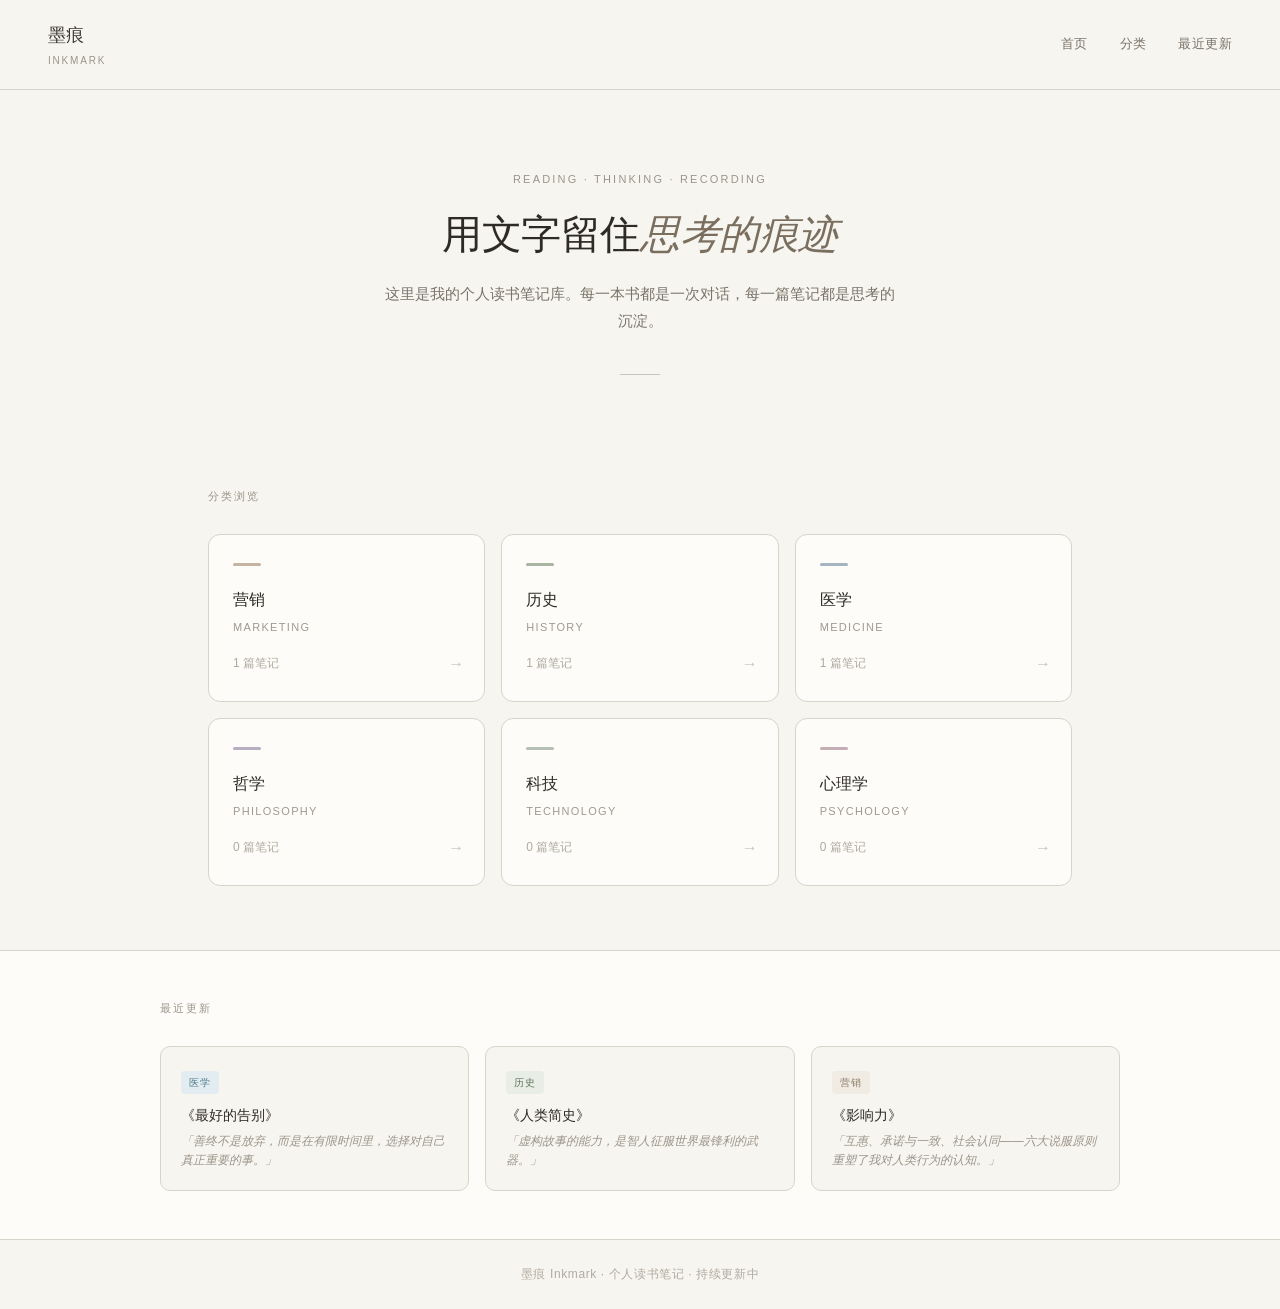
<file: index.html>
<!DOCTYPE html>
<html lang="zh-CN">
<head>
  <meta charset="UTF-8">
  <meta name="viewport" content="width=device-width, initial-scale=1.0">
  <title>墨痕 Inkmark · 个人读书笔记</title>
  <link rel="stylesheet" href="style.css">
</head>
<body>

  <nav class="nav">
    <div class="nav-logo">
      <span class="nav-logo-main">墨痕</span>
      <span class="nav-logo-sub">Inkmark</span>
    </div>
    <div class="nav-links">
      <a href="index.html">首页</a>
      <a href="#categories">分类</a>
      <a href="#recent">最近更新</a>
    </div>
  </nav>

  <section class="hero">
    <p class="eyebrow">Reading · Thinking · Recording</p>
    <h1 class="hero-title">用文字留住<em>思考的痕迹</em></h1>
    <p class="hero-desc">这里是我的个人读书笔记库。每一本书都是一次对话，每一篇笔记都是思考的沉淀。</p>
    <div class="hero-divider"></div>
  </section>

  <section class="categories-section" id="categories">
    <p class="section-label">分类浏览</p>
    <div class="categories-grid">
      <a href="category.html?type=marketing" class="cat-card">
        <div class="cat-card-accent accent-marketing"></div>
        <div class="cat-card-title">营销</div>
        <div class="cat-card-en">Marketing</div>
        <div class="cat-card-count" id="count-marketing">0 篇笔记</div>
        <span class="cat-card-arrow">→</span>
      </a>
      <a href="category.html?type=history" class="cat-card">
        <div class="cat-card-accent accent-history"></div>
        <div class="cat-card-title">历史</div>
        <div class="cat-card-en">History</div>
        <div class="cat-card-count" id="count-history">0 篇笔记</div>
        <span class="cat-card-arrow">→</span>
      </a>
      <a href="category.html?type=medicine" class="cat-card">
        <div class="cat-card-accent accent-medicine"></div>
        <div class="cat-card-title">医学</div>
        <div class="cat-card-en">Medicine</div>
        <div class="cat-card-count" id="count-medicine">0 篇笔记</div>
        <span class="cat-card-arrow">→</span>
      </a>
      <a href="category.html?type=philosophy" class="cat-card">
        <div class="cat-card-accent accent-philosophy"></div>
        <div class="cat-card-title">哲学</div>
        <div class="cat-card-en">Philosophy</div>
        <div class="cat-card-count" id="count-philosophy">0 篇笔记</div>
        <span class="cat-card-arrow">→</span>
      </a>
      <a href="category.html?type=tech" class="cat-card">
        <div class="cat-card-accent accent-tech"></div>
        <div class="cat-card-title">科技</div>
        <div class="cat-card-en">Technology</div>
        <div class="cat-card-count" id="count-tech">0 篇笔记</div>
        <span class="cat-card-arrow">→</span>
      </a>
      <a href="category.html?type=psychology" class="cat-card">
        <div class="cat-card-accent accent-psychology"></div>
        <div class="cat-card-title">心理学</div>
        <div class="cat-card-en">Psychology</div>
        <div class="cat-card-count" id="count-psychology">0 篇笔记</div>
        <span class="cat-card-arrow">→</span>
      </a>
    </div>
  </section>

  <section class="recent-section" id="recent">
    <div class="recent-inner">
      <div class="recent-header">
        <p class="section-label" style="margin-bottom:0;">最近更新</p>
      </div>
      <div class="recent-grid" id="recent-grid">
        <div class="empty-state">还没有读书笔记，快去上传第一篇吧！</div>
      </div>
    </div>
  </section>

  <footer class="footer">
    墨痕 Inkmark · 个人读书笔记 · 持续更新中
  </footer>

  <script src="data.js"></script>
  <script>
    // 统计各分类数量
    const counts = {};
    BOOKS.forEach(book => {
      counts[book.category] = (counts[book.category] || 0) + 1;
    });
    Object.keys(counts).forEach(cat => {
      const el = document.getElementById('count-' + cat);
      if (el) el.textContent = counts[cat] + ' 篇笔记';
    });

    // 最近3本书
    const grid = document.getElementById('recent-grid');
    const recent = BOOKS.slice(-3).reverse();
    if (recent.length > 0) {
      grid.innerHTML = recent.map(book => `
        <a href="report.html?file=${book.file}" class="book-card">
          <span class="book-tag tag-${book.category}">${book.categoryName}</span>
          <div class="book-title">《${book.title}》</div>
          <div class="book-quote">「${book.summary}」</div>
        </a>
      `).join('');
    }
  </script>
</body>
</html>
</file>
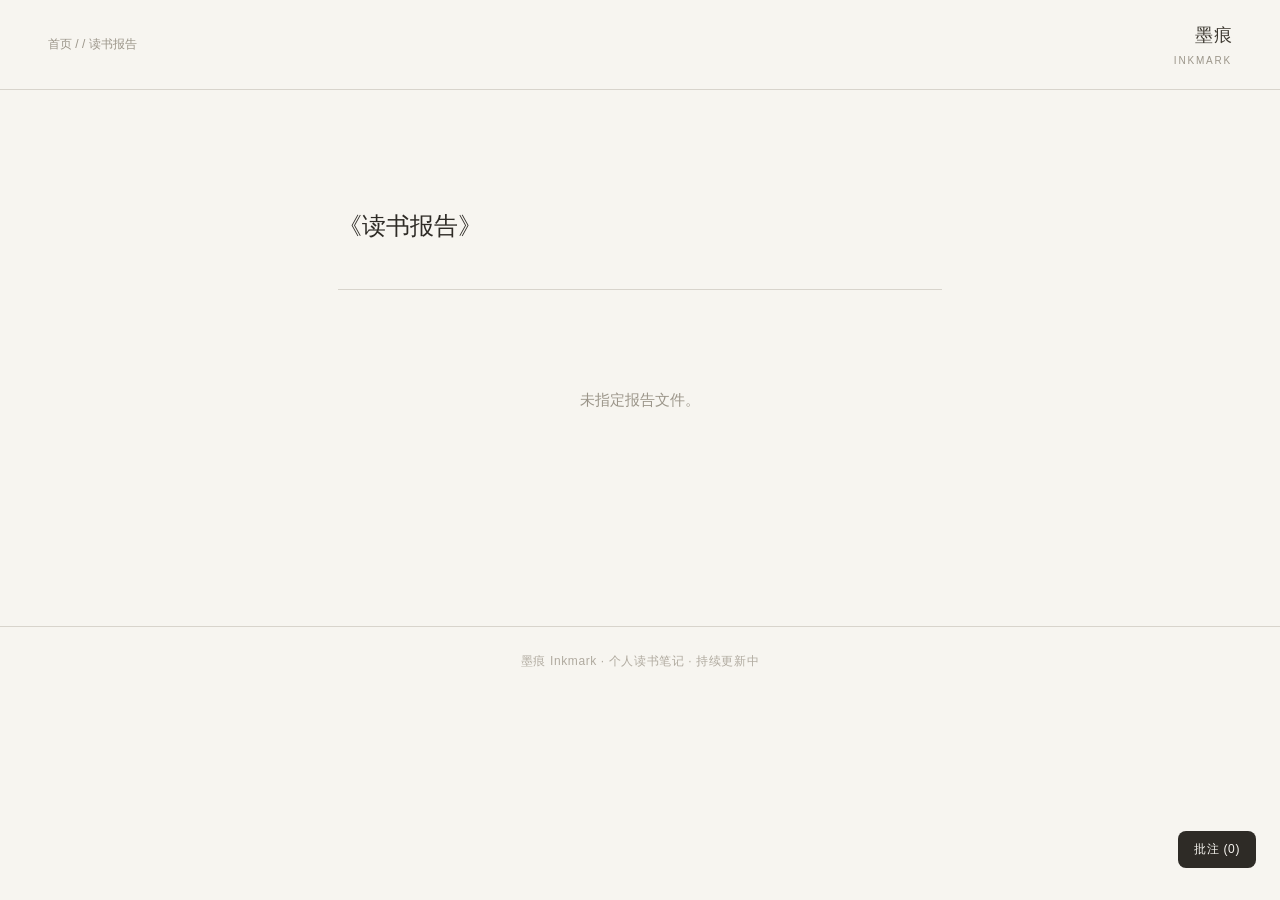
<file: report.html>
<!DOCTYPE html>
<html lang="zh-CN">
<head>
  <meta charset="UTF-8">
  <meta name="viewport" content="width=device-width, initial-scale=1.0">
  <title>读书报告 · 墨痕 Inkmark</title>
  <link rel="stylesheet" href="style.css">
</head>
<body>

  <nav class="report-nav">
    <div class="breadcrumb">
      <a href="index.html">首页</a> /
      <a href="#" id="nav-cat-link">分类</a> /
      <span id="nav-title">报告</span>
    </div>
    <div class="nav-logo" style="text-align:right;">
      <span class="nav-logo-main">墨痕</span>
      <span class="nav-logo-sub">Inkmark</span>
    </div>
  </nav>

  <div class="report-content">
    <div class="report-header">
      <span class="report-tag" id="report-tag"></span>
      <h1 class="report-title" id="report-title">加载中...</h1>
      <div class="report-meta" id="report-meta"></div>
      <div class="report-one-liner" id="report-one-liner" style="display:none;"></div>
    </div>

    <div id="report-body">
      <!-- 读书报告内容将在这里动态加载 -->
      <p style="color:#9B9589;text-align:center;padding:3rem 0;">正在加载报告内容...</p>
    </div>
  </div>

  <!-- 划词工具栏 -->
  <div class="highlight-toolbar" id="highlight-toolbar">
    <button id="btn-add-comment">＋ 添加备注</button>
    <button id="btn-highlight-only">标记</button>
  </div>

  <!-- 评论输入框 -->
  <div class="comment-input-box" id="comment-input-box">
    <textarea id="comment-textarea" rows="3" placeholder="写下你的想法..."></textarea>
    <div class="comment-input-actions">
      <button class="btn-cancel" id="btn-cancel">取消</button>
      <button class="btn-save" id="btn-save">保存</button>
    </div>
  </div>

  <!-- 侧边评论面板 -->
  <div class="comment-panel" id="comment-panel">
    <div class="comment-panel-title">我的批注</div>
    <div id="comment-list">
      <div style="font-size:13px;color:#B0AA9F;text-align:center;padding:2rem 0;">还没有批注</div>
    </div>
  </div>

  <!-- 切换评论面板按钮 -->
  <button class="comment-toggle" id="comment-toggle">批注 (<span id="comment-count">0</span>)</button>

  <footer class="footer" style="margin-top:4rem;">
    墨痕 Inkmark · 个人读书笔记 · 持续更新中
  </footer>

  <script src="data.js"></script>
  <script>
    // ===== 读取 URL 参数 =====
    const params = new URLSearchParams(window.location.search);
    const fileParam = params.get('file') || '';
    const titleParam = decodeURIComponent(params.get('title') || '读书报告');
    const categoryParam = params.get('category') || '';
    const categoryNameParam = decodeURIComponent(params.get('categoryName') || '');

    // 设置页面标题和元信息
    document.title = titleParam + ' · 墨痕 Inkmark';
    document.getElementById('nav-title').textContent = titleParam;
    document.getElementById('nav-cat-link').href = 'category.html?type=' + categoryParam;
    document.getElementById('nav-cat-link').textContent = categoryNameParam;
    document.getElementById('report-title').textContent = '《' + titleParam + '》';

    const tagEl = document.getElementById('report-tag');
    tagEl.textContent = categoryNameParam;
    tagEl.className = 'report-tag tag-' + categoryParam;

    // 从 BOOKS 数据中查找该书信息
    const bookData = BOOKS.find(b => b.file === fileParam);
    if (bookData) {
      document.getElementById('report-meta').textContent = bookData.date;
      const oneliner = document.getElementById('report-one-liner');
      oneliner.textContent = '「' + bookData.summary + '」';
      oneliner.style.display = 'block';
    }

    // ===== 加载报告内容 =====
    // 方式一：如果你的读书报告是独立的 HTML 文件，用 fetch 加载正文部分
    if (fileParam) {
      fetch(fileParam)
        .then(res => res.text())
        .then(html => {
          const parser = new DOMParser();
          const doc = parser.parseFromString(html, 'text/html');
          // 尝试提取 <body> 或 <main> 或 <article> 内容
          const body = doc.querySelector('article') || doc.querySelector('main') || doc.body;
          if (body) {
            document.getElementById('report-body').innerHTML = body.innerHTML;
          }
        })
        .catch(() => {
          document.getElementById('report-body').innerHTML =
            '<p style="color:#9B9589;text-align:center;padding:3rem 0;">报告文件未找到，请检查文件路径是否正确。</p>';
        });
    } else {
      document.getElementById('report-body').innerHTML =
        '<p style="color:#9B9589;text-align:center;padding:3rem 0;">未指定报告文件。</p>';
    }

    // ===== 划词评论功能 =====
    const toolbar = document.getElementById('highlight-toolbar');
    const inputBox = document.getElementById('comment-input-box');
    const panel = document.getElementById('comment-panel');
    const commentList = document.getElementById('comment-list');
    const countEl = document.getElementById('comment-count');

    const STORAGE_KEY = 'inkmark_comments_' + btoa(fileParam);
    let comments = JSON.parse(localStorage.getItem(STORAGE_KEY) || '[]');
    let currentRange = null;
    let currentSelectedText = '';

    function updateCount() {
      countEl.textContent = comments.length;
    }
    updateCount();

    function renderComments() {
      updateCount();
      if (comments.length === 0) {
        commentList.innerHTML = '<div style="font-size:13px;color:#B0AA9F;text-align:center;padding:2rem 0;">还没有批注</div>';
        return;
      }
      commentList.innerHTML = comments.map((c, i) => `
        <div class="comment-item">
          <div class="comment-item-text">"${c.text.slice(0, 60)}${c.text.length > 60 ? '...' : ''}"</div>
          ${c.note ? `<div class="comment-item-note">${c.note}</div>` : ''}
          <div class="comment-item-date">${c.date}</div>
          <span class="comment-item-del" onclick="deleteComment(${i})">删除</span>
        </div>
      `).join('');
    }
    renderComments();

    function deleteComment(i) {
      comments.splice(i, 1);
      localStorage.setItem(STORAGE_KEY, JSON.stringify(comments));
      renderComments();
    }

    // 监听选中文本
    document.addEventListener('mouseup', function(e) {
      // 忽略工具栏和输入框上的选中
      if (toolbar.contains(e.target) || inputBox.contains(e.target)) return;

      const sel = window.getSelection();
      if (!sel || sel.isCollapsed || sel.toString().trim() === '') {
        toolbar.style.display = 'none';
        return;
      }

      const text = sel.toString().trim();
      if (text.length < 2) return;

      currentSelectedText = text;
      currentRange = sel.getRangeAt(0).cloneRange();

      const rect = sel.getRangeAt(0).getBoundingClientRect();
      toolbar.style.display = 'flex';
      toolbar.style.left = (rect.left + window.scrollX) + 'px';
      toolbar.style.top = (rect.top + window.scrollY - 44) + 'px';
    });

    // 点击其他地方隐藏工具栏
    document.addEventListener('mousedown', function(e) {
      if (!toolbar.contains(e.target) && !inputBox.contains(e.target)) {
        toolbar.style.display = 'none';
      }
      if (!inputBox.contains(e.target) && !toolbar.contains(e.target)) {
        inputBox.style.display = 'none';
      }
    });

    // 添加备注按钮
    document.getElementById('btn-add-comment').addEventListener('click', function() {
      toolbar.style.display = 'none';
      const rect = currentRange.getBoundingClientRect();
      inputBox.style.display = 'block';
      inputBox.style.left = Math.min(rect.left + window.scrollX, window.innerWidth - 280) + 'px';
      inputBox.style.top = (rect.bottom + window.scrollY + 8) + 'px';
      document.getElementById('comment-textarea').value = '';
      document.getElementById('comment-textarea').focus();
      applyHighlight();
    });

    // 仅标记（不添加文字备注）
    document.getElementById('btn-highlight-only').addEventListener('click', function() {
      toolbar.style.display = 'none';
      applyHighlight();
      saveComment('');
    });

    function applyHighlight() {
      if (!currentRange) return;
      try {
        const mark = document.createElement('mark');
        mark.className = 'comment-mark';
        mark.title = '点击查看批注';
        currentRange.surroundContents(mark);
        window.getSelection().removeAllRanges();
      } catch(e) {
        // 跨节点选择处理
        console.log('选区跨节点，无法高亮');
      }
    }

    function saveComment(note) {
      const comment = {
        text: currentSelectedText,
        note: note,
        date: new Date().toLocaleDateString('zh-CN')
      };
      comments.push(comment);
      localStorage.setItem(STORAGE_KEY, JSON.stringify(comments));
      renderComments();
    }

    // 保存评论
    document.getElementById('btn-save').addEventListener('click', function() {
      const note = document.getElementById('comment-textarea').value.trim();
      saveComment(note);
      inputBox.style.display = 'none';
    });

    document.getElementById('btn-cancel').addEventListener('click', function() {
      inputBox.style.display = 'none';
    });

    // 切换侧边面板
    document.getElementById('comment-toggle').addEventListener('click', function() {
      panel.classList.toggle('open');
    });
  </script>
</body>
</html>
</file>
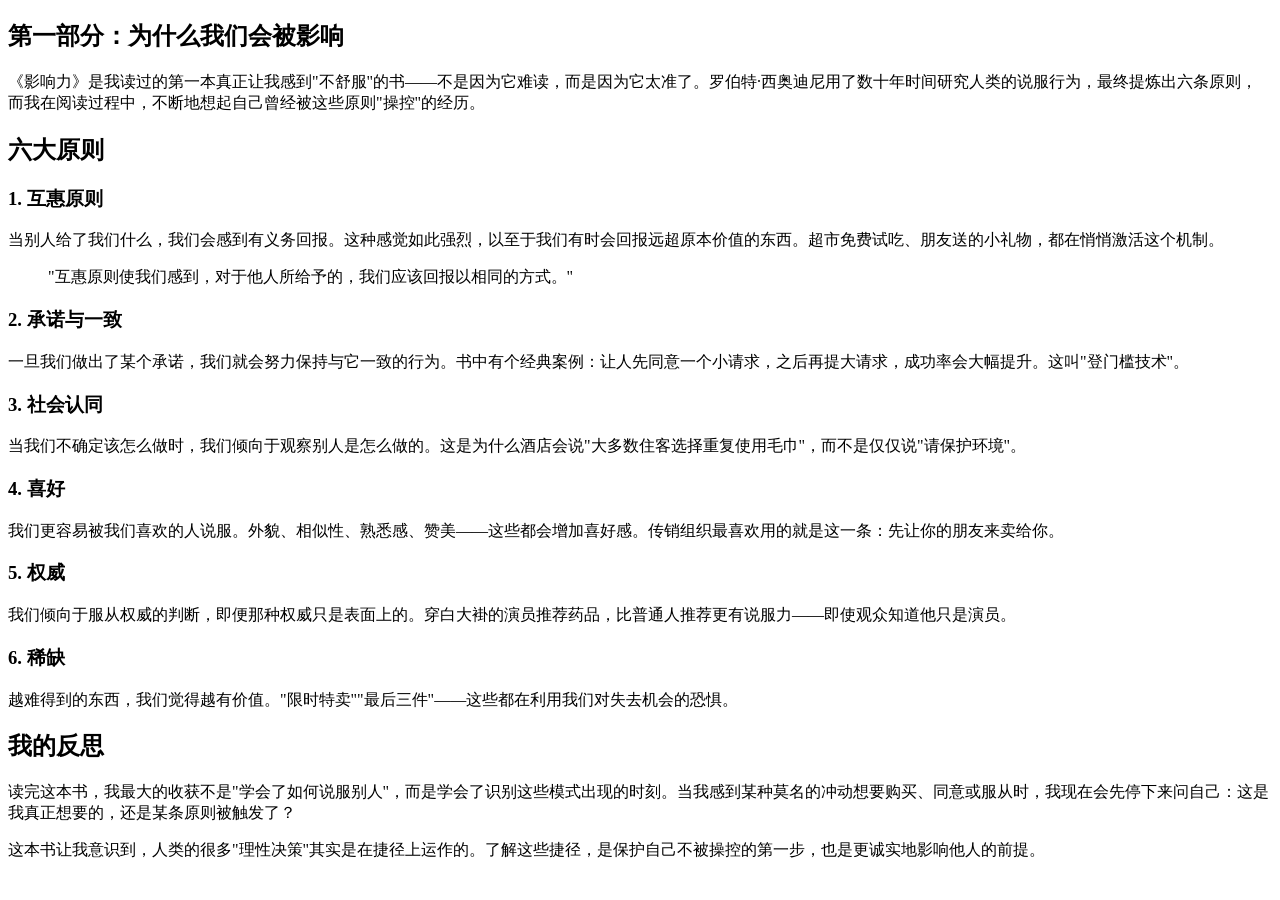
<file: reports/marketing-influence.html>
<!DOCTYPE html>
<html lang="zh-CN">
<head>
  <meta charset="UTF-8">
  <title>影响力 · 读书报告</title>
</head>
<body>
<article>

  <h2>第一部分：为什么我们会被影响</h2>

  <p>《影响力》是我读过的第一本真正让我感到"不舒服"的书——不是因为它难读，而是因为它太准了。罗伯特·西奥迪尼用了数十年时间研究人类的说服行为，最终提炼出六条原则，而我在阅读过程中，不断地想起自己曾经被这些原则"操控"的经历。</p>

  <h2>六大原则</h2>

  <h3>1. 互惠原则</h3>
  <p>当别人给了我们什么，我们会感到有义务回报。这种感觉如此强烈，以至于我们有时会回报远超原本价值的东西。超市免费试吃、朋友送的小礼物，都在悄悄激活这个机制。</p>

  <blockquote>
    "互惠原则使我们感到，对于他人所给予的，我们应该回报以相同的方式。"
  </blockquote>

  <h3>2. 承诺与一致</h3>
  <p>一旦我们做出了某个承诺，我们就会努力保持与它一致的行为。书中有个经典案例：让人先同意一个小请求，之后再提大请求，成功率会大幅提升。这叫"登门槛技术"。</p>

  <h3>3. 社会认同</h3>
  <p>当我们不确定该怎么做时，我们倾向于观察别人是怎么做的。这是为什么酒店会说"大多数住客选择重复使用毛巾"，而不是仅仅说"请保护环境"。</p>

  <h3>4. 喜好</h3>
  <p>我们更容易被我们喜欢的人说服。外貌、相似性、熟悉感、赞美——这些都会增加喜好感。传销组织最喜欢用的就是这一条：先让你的朋友来卖给你。</p>

  <h3>5. 权威</h3>
  <p>我们倾向于服从权威的判断，即便那种权威只是表面上的。穿白大褂的演员推荐药品，比普通人推荐更有说服力——即使观众知道他只是演员。</p>

  <h3>6. 稀缺</h3>
  <p>越难得到的东西，我们觉得越有价值。"限时特卖""最后三件"——这些都在利用我们对失去机会的恐惧。</p>

  <h2>我的反思</h2>

  <p>读完这本书，我最大的收获不是"学会了如何说服别人"，而是学会了识别这些模式出现的时刻。当我感到某种莫名的冲动想要购买、同意或服从时，我现在会先停下来问自己：这是我真正想要的，还是某条原则被触发了？</p>

  <p>这本书让我意识到，人类的很多"理性决策"其实是在捷径上运作的。了解这些捷径，是保护自己不被操控的第一步，也是更诚实地影响他人的前提。</p>

</article>
</body>
</html>
</file>
<file: style.css>
/* ===== 墨痕 Inkmark · 全局样式 ===== */

* { box-sizing: border-box; margin: 0; padding: 0; }

body {
  font-family: 'Helvetica Neue', 'PingFang SC', 'Hiragino Sans GB', Arial, sans-serif;
  background: #F7F5F0;
  color: #2E2B26;
  line-height: 1.7;
}

a { text-decoration: none; color: inherit; }

/* ===== 导航 ===== */
.nav {
  display: flex; align-items: center; justify-content: space-between;
  padding: 1.25rem 3rem;
  border-bottom: 0.5px solid #D8D4CC;
  background: #F7F5F0;
  position: sticky; top: 0; z-index: 100;
}
.nav-logo { display: flex; flex-direction: column; gap: 1px; }
.nav-logo-main { font-size: 18px; font-weight: 500; letter-spacing: 0.02em; color: #3C3830; }
.nav-logo-sub { font-size: 10px; letter-spacing: 0.18em; color: #9B9589; text-transform: uppercase; }
.nav-links { display: flex; gap: 2rem; }
.nav-links a { font-size: 13px; color: #7A7469; letter-spacing: 0.03em; transition: color 0.2s; }
.nav-links a:hover { color: #3C3830; }

/* ===== Hero ===== */
.hero {
  padding: 5rem 3rem 4rem;
  max-width: 900px;
  margin: 0 auto;
  text-align: center;
}
.eyebrow {
  font-size: 11px; letter-spacing: 0.2em; color: #9B9589; text-transform: uppercase;
  margin-bottom: 1.25rem;
}
.hero-title {
  font-size: 40px; font-weight: 500; color: #2E2B26;
  line-height: 1.3; margin-bottom: 1.25rem; letter-spacing: -0.01em;
}
.hero-title em { font-style: italic; color: #7A6E5F; }
.hero-desc { font-size: 15px; color: #7A7469; line-height: 1.8; max-width: 520px; margin: 0 auto 2.5rem; }
.hero-divider { width: 40px; height: 1px; background: #C8C3BB; margin: 0 auto; }

/* ===== 公共 ===== */
.section-label {
  font-size: 11px; letter-spacing: 0.18em; color: #9B9589;
  text-transform: uppercase; margin-bottom: 1.75rem;
}

/* ===== 分类卡片 ===== */
.categories-section { padding: 3rem 3rem 4rem; max-width: 960px; margin: 0 auto; }
.categories-grid { display: grid; grid-template-columns: repeat(3, 1fr); gap: 1rem; }

.cat-card {
  display: block;
  background: #FDFCF9;
  border: 0.5px solid #D8D4CC;
  border-radius: 12px;
  padding: 1.75rem 1.5rem;
  cursor: pointer;
  transition: border-color 0.2s, transform 0.2s;
  position: relative;
  overflow: hidden;
}
.cat-card:hover { border-color: #B0AA9F; transform: translateY(-2px); }
.cat-card-accent { width: 28px; height: 3px; border-radius: 2px; margin-bottom: 1.25rem; }
.cat-card-title { font-size: 16px; font-weight: 500; color: #2E2B26; margin-bottom: 0.3rem; }
.cat-card-en { font-size: 11px; letter-spacing: 0.12em; text-transform: uppercase; color: #A09891; margin-bottom: 1rem; }
.cat-card-count { font-size: 12px; color: #B0AA9F; }
.cat-card-arrow { position: absolute; right: 1.25rem; bottom: 1.5rem; font-size: 16px; color: #C8C3BB; transition: color 0.2s, transform 0.2s; }
.cat-card:hover .cat-card-arrow { color: #7A7469; transform: translateX(3px); }

.accent-marketing  { background: #C4B5A0; }
.accent-history    { background: #A8B5A2; }
.accent-medicine   { background: #A5B4C0; }
.accent-philosophy { background: #B8AEC4; }
.accent-tech       { background: #B4C0B5; }
.accent-psychology { background: #C4AEB5; }

/* ===== 最近更新 ===== */
.recent-section { background: #FDFCF9; border-top: 0.5px solid #D8D4CC; padding: 3rem; }
.recent-inner { max-width: 960px; margin: 0 auto; }
.recent-header { display: flex; justify-content: space-between; align-items: baseline; margin-bottom: 1.75rem; }
.recent-grid { display: grid; grid-template-columns: repeat(3, 1fr); gap: 1rem; }

/* ===== 书籍卡片 ===== */
.book-card {
  display: block;
  background: #F7F5F0;
  border: 0.5px solid #D8D4CC;
  border-radius: 10px;
  padding: 1.25rem;
  cursor: pointer;
  transition: border-color 0.2s, transform 0.15s;
}
.book-card:hover { border-color: #B0AA9F; transform: translateY(-1px); }
.book-tag {
  display: inline-block;
  font-size: 10px; letter-spacing: 0.1em; text-transform: uppercase;
  padding: 3px 8px; border-radius: 4px; margin-bottom: 0.75rem;
}
.book-title { font-size: 14px; font-weight: 500; color: #2E2B26; margin-bottom: 0.4rem; line-height: 1.4; }
.book-quote { font-size: 12px; color: #9B9589; line-height: 1.6; font-style: italic; }
.book-desc { font-size: 12px; color: #7A7469; line-height: 1.6; margin-bottom: 0.5rem; }

.tag-marketing  { background: #F0EBE3; color: #8C7A66; }
.tag-history    { background: #E8EDE6; color: #5E7358; }
.tag-medicine   { background: #E3ECF0; color: #4D7A8C; }
.tag-philosophy { background: #EDE8F0; color: #6E5E8C; }
.tag-tech       { background: #E6EDE8; color: #4D7A5E; }
.tag-psychology { background: #F0E8EC; color: #8C5E6E; }

/* ===== 空状态 ===== */
.empty-state {
  grid-column: 1 / -1;
  text-align: center;
  padding: 3rem;
  font-size: 14px;
  color: #B0AA9F;
  border: 0.5px dashed #D8D4CC;
  border-radius: 10px;
}

/* ===== 分类页 ===== */
.page-header {
  padding: 3rem 3rem 2rem;
  max-width: 960px;
  margin: 0 auto;
  border-bottom: 0.5px solid #D8D4CC;
}
.page-header .breadcrumb { font-size: 12px; color: #9B9589; margin-bottom: 1rem; }
.page-header .breadcrumb a { color: #9B9589; }
.page-header .breadcrumb a:hover { color: #3C3830; }
.page-title { font-size: 28px; font-weight: 500; color: #2E2B26; margin-bottom: 0.25rem; }
.page-subtitle { font-size: 13px; color: #9B9589; letter-spacing: 0.1em; text-transform: uppercase; }

.book-list { padding: 2.5rem 3rem; max-width: 960px; margin: 0 auto; }
.book-list-grid { display: grid; grid-template-columns: repeat(3, 1fr); gap: 1.25rem; }

.book-list-card {
  display: block;
  background: #FDFCF9;
  border: 0.5px solid #D8D4CC;
  border-radius: 12px;
  padding: 1.5rem;
  transition: border-color 0.2s, transform 0.15s;
}
.book-list-card:hover { border-color: #B0AA9F; transform: translateY(-2px); }
.book-list-title { font-size: 16px; font-weight: 500; color: #2E2B26; margin-bottom: 0.5rem; line-height: 1.4; }
.book-list-intro { font-size: 13px; color: #7A7469; line-height: 1.7; margin-bottom: 0.75rem; }
.book-list-summary {
  font-size: 12px; color: #9B9589; font-style: italic; line-height: 1.6;
  padding-top: 0.75rem;
  border-top: 0.5px solid #E8E4DE;
}
.book-list-meta { font-size: 11px; color: #B0AA9F; margin-top: 0.75rem; }

/* ===== 阅读页 ===== */
.report-nav {
  display: flex; align-items: center; justify-content: space-between;
  padding: 1.25rem 3rem;
  border-bottom: 0.5px solid #D8D4CC;
  background: #F7F5F0;
  position: sticky; top: 0; z-index: 100;
}
.report-nav .breadcrumb { font-size: 12px; color: #9B9589; }
.report-nav .breadcrumb a { color: #9B9589; }
.report-nav .breadcrumb a:hover { color: #3C3830; }

.report-header { padding: 3rem 0 2rem; border-bottom: 0.5px solid #D8D4CC; margin-bottom: 3rem; }
.report-tag { display: inline-block; font-size: 11px; letter-spacing: 0.1em; text-transform: uppercase; padding: 4px 10px; border-radius: 4px; margin-bottom: 1rem; }
.report-title { font-size: 32px; font-weight: 500; color: #2E2B26; line-height: 1.3; margin-bottom: 0.75rem; }
.report-meta { font-size: 13px; color: #9B9589; }
.report-one-liner {
  margin-top: 1.5rem;
  padding: 1rem 1.25rem;
  background: #FDFCF9;
  border-left: 2px solid #C8C3BB;
  border-radius: 0 6px 6px 0;
  font-size: 14px; color: #5E5850; font-style: italic; line-height: 1.7;
}

.report-content { max-width: 700px; margin: 0 auto; padding: 0 3rem 5rem; }
.report-content h1 { font-size: 24px; font-weight: 500; margin: 2.5rem 0 1rem; color: #2E2B26; }
.report-content h2 { font-size: 20px; font-weight: 500; margin: 2rem 0 0.75rem; color: #3C3830; }
.report-content h3 { font-size: 16px; font-weight: 500; margin: 1.5rem 0 0.5rem; color: #4A4640; }
.report-content p { font-size: 15px; line-height: 1.9; color: #3C3830; margin-bottom: 1.25rem; }
.report-content blockquote {
  margin: 1.5rem 0;
  padding: 1rem 1.25rem;
  border-left: 2px solid #C8C3BB;
  background: #FDFCF9;
  border-radius: 0 6px 6px 0;
  font-style: italic;
  color: #5E5850;
}
.report-content ul, .report-content ol { padding-left: 1.5rem; margin-bottom: 1.25rem; }
.report-content li { font-size: 15px; line-height: 1.9; color: #3C3830; margin-bottom: 0.25rem; }

/* ===== 划词评论 ===== */
.highlight-toolbar {
  position: fixed;
  background: #2E2B26;
  border-radius: 8px;
  padding: 6px 8px;
  display: none;
  gap: 4px;
  z-index: 999;
  box-shadow: 0 4px 16px rgba(0,0,0,0.15);
}
.highlight-toolbar button {
  background: transparent;
  border: none;
  color: #F7F5F0;
  font-size: 12px;
  padding: 4px 10px;
  border-radius: 4px;
  cursor: pointer;
  letter-spacing: 0.03em;
  transition: background 0.15s;
}
.highlight-toolbar button:hover { background: rgba(255,255,255,0.12); }

.comment-mark {
  background: rgba(196, 181, 160, 0.35);
  border-bottom: 1.5px solid #C4B5A0;
  cursor: pointer;
  border-radius: 2px;
  transition: background 0.15s;
}
.comment-mark:hover { background: rgba(196, 181, 160, 0.55); }

.comment-panel {
  position: fixed;
  right: 0; top: 0; bottom: 0;
  width: 300px;
  background: #FDFCF9;
  border-left: 0.5px solid #D8D4CC;
  padding: 1.5rem;
  overflow-y: auto;
  transform: translateX(100%);
  transition: transform 0.3s ease;
  z-index: 200;
}
.comment-panel.open { transform: translateX(0); }
.comment-panel-title { font-size: 13px; font-weight: 500; color: #3C3830; margin-bottom: 1.5rem; letter-spacing: 0.05em; }
.comment-item {
  border-bottom: 0.5px solid #E8E4DE;
  padding-bottom: 1rem;
  margin-bottom: 1rem;
}
.comment-item-text { font-size: 12px; color: #9B9589; font-style: italic; margin-bottom: 0.5rem; line-height: 1.5; }
.comment-item-note { font-size: 13px; color: #3C3830; line-height: 1.6; }
.comment-item-date { font-size: 11px; color: #B0AA9F; margin-top: 0.4rem; }
.comment-item-del { font-size: 11px; color: #C4AEB5; cursor: pointer; margin-top: 0.25rem; display: inline-block; }
.comment-item-del:hover { color: #8C5E6E; }

.comment-input-box {
  position: fixed;
  background: #FDFCF9;
  border: 0.5px solid #D8D4CC;
  border-radius: 10px;
  padding: 1rem;
  width: 260px;
  z-index: 998;
  box-shadow: 0 4px 20px rgba(0,0,0,0.1);
  display: none;
}
.comment-input-box textarea {
  width: 100%; border: 0.5px solid #D8D4CC; border-radius: 6px;
  padding: 8px 10px; font-size: 13px; font-family: inherit;
  color: #2E2B26; background: #F7F5F0; resize: none; outline: none;
  line-height: 1.6;
}
.comment-input-box textarea:focus { border-color: #B0AA9F; }
.comment-input-actions { display: flex; justify-content: flex-end; gap: 8px; margin-top: 8px; }
.comment-input-actions button {
  font-size: 12px; padding: 5px 14px; border-radius: 5px; cursor: pointer;
  font-family: inherit; border: 0.5px solid #D8D4CC; transition: background 0.15s;
}
.btn-cancel { background: transparent; color: #9B9589; }
.btn-cancel:hover { background: #F0EBE3; }
.btn-save { background: #2E2B26; color: #F7F5F0; border-color: #2E2B26; }
.btn-save:hover { background: #4A4640; }

.comment-toggle {
  position: fixed;
  right: 1.5rem;
  bottom: 2rem;
  background: #2E2B26;
  color: #F7F5F0;
  border: none;
  border-radius: 8px;
  padding: 10px 16px;
  font-size: 12px;
  font-family: inherit;
  cursor: pointer;
  letter-spacing: 0.05em;
  z-index: 201;
  transition: background 0.2s;
}
.comment-toggle:hover { background: #4A4640; }

/* ===== 页脚 ===== */
.footer {
  padding: 1.5rem 3rem;
  border-top: 0.5px solid #D8D4CC;
  text-align: center;
  font-size: 12px; color: #B0AA9F; letter-spacing: 0.05em;
}
/* ===== 手机端适配 ===== */
@media (max-width: 768px) {

  .nav {
    padding: 1rem 1.25rem;
  }
  .nav-links {
    gap: 1.25rem;
  }
  .nav-links a {
    font-size: 12px;
  }

  .hero {
    padding: 3rem 1.5rem 2.5rem;
  }
  .hero-title {
    font-size: 26px;
  }

  .categories-section {
    padding: 2rem 1.25rem 3rem;
  }
  .categories-grid {
    grid-template-columns: repeat(2, 1fr);
  }

  .recent-section {
    padding: 2rem 1.25rem;
  }
  .recent-grid {
    grid-template-columns: 1fr;
  }

  .book-list {
    padding: 1.5rem 1.25rem;
  }
  .book-list-grid {
    grid-template-columns: 1fr;
  }

  .report-content {
    padding: 0 1.25rem 4rem;
  }
  .report-nav {
    padding: 1rem 1.25rem;
  }
  .report-title {
    font-size: 22px;
  }

  .comment-panel {
    width: 100%;
  }
  .comment-toggle {
    bottom: 1.25rem;
    right: 1.25rem;
  }
}
</file>
